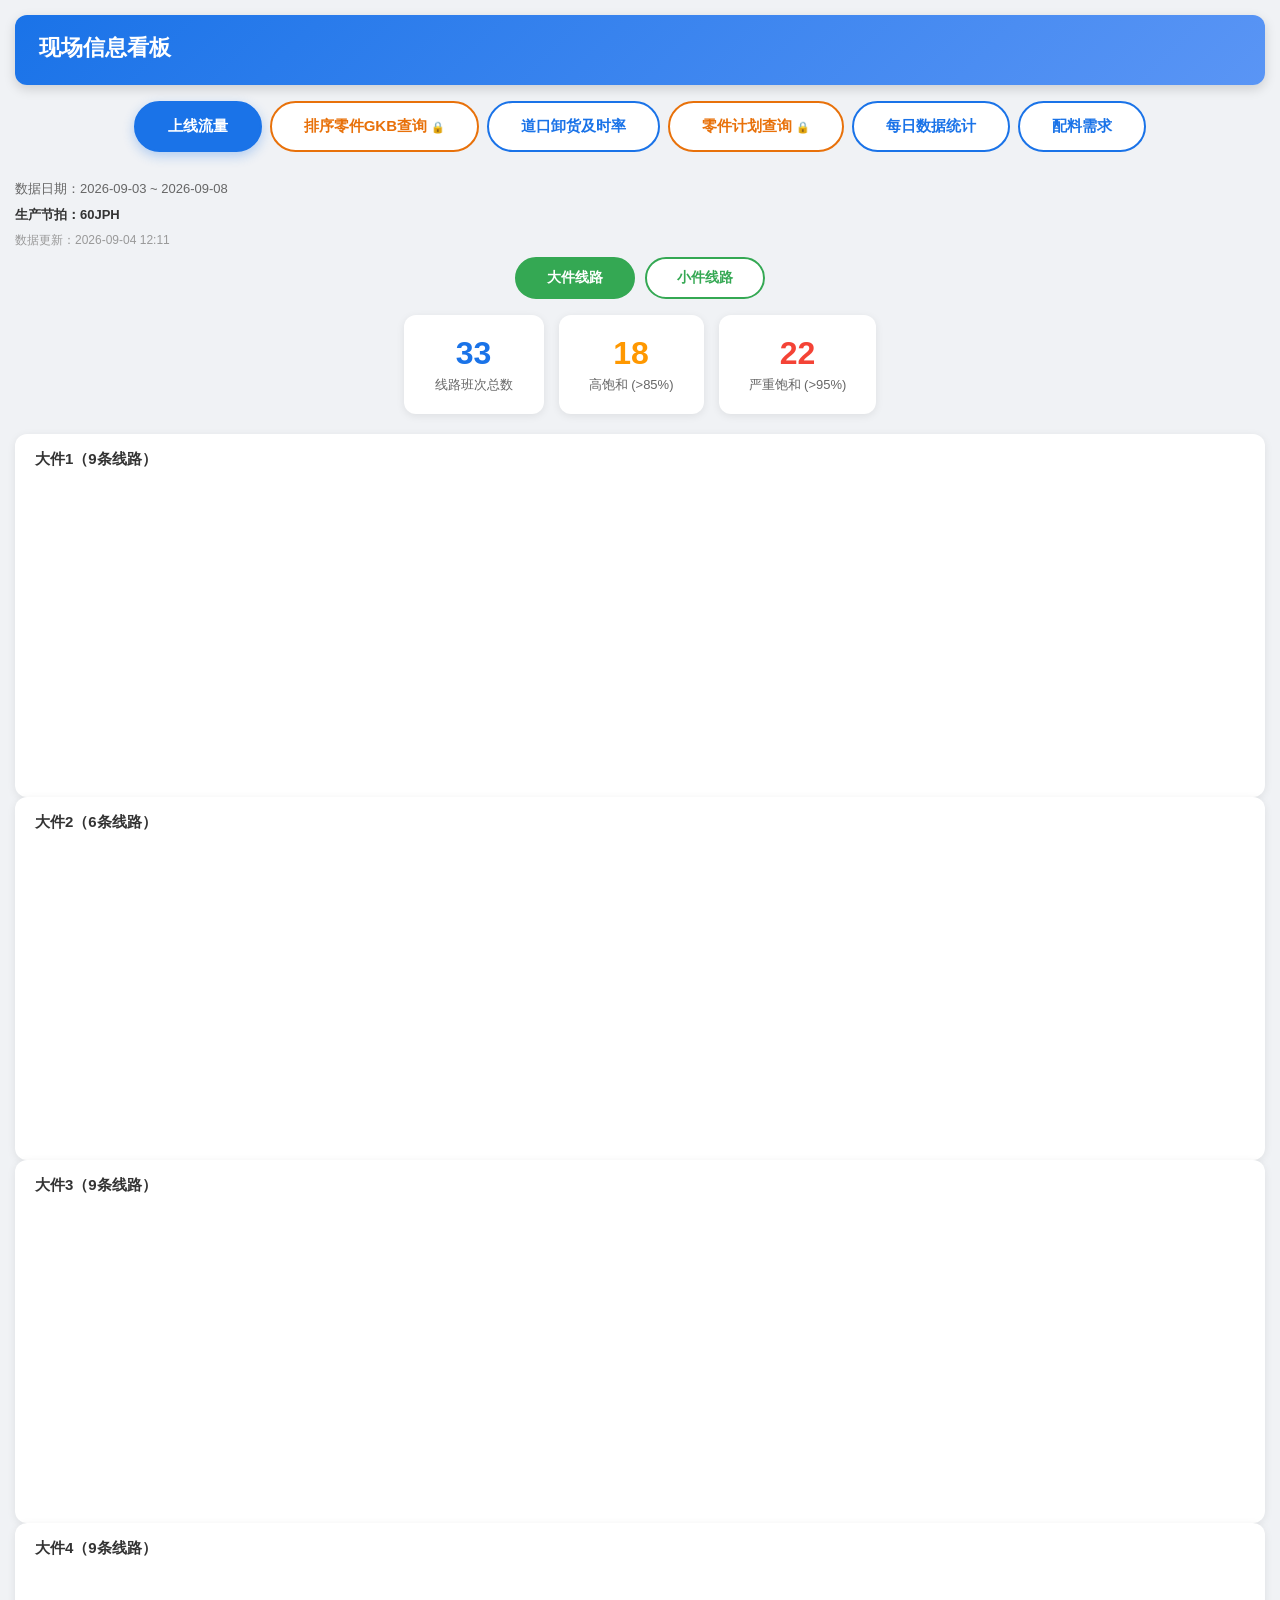
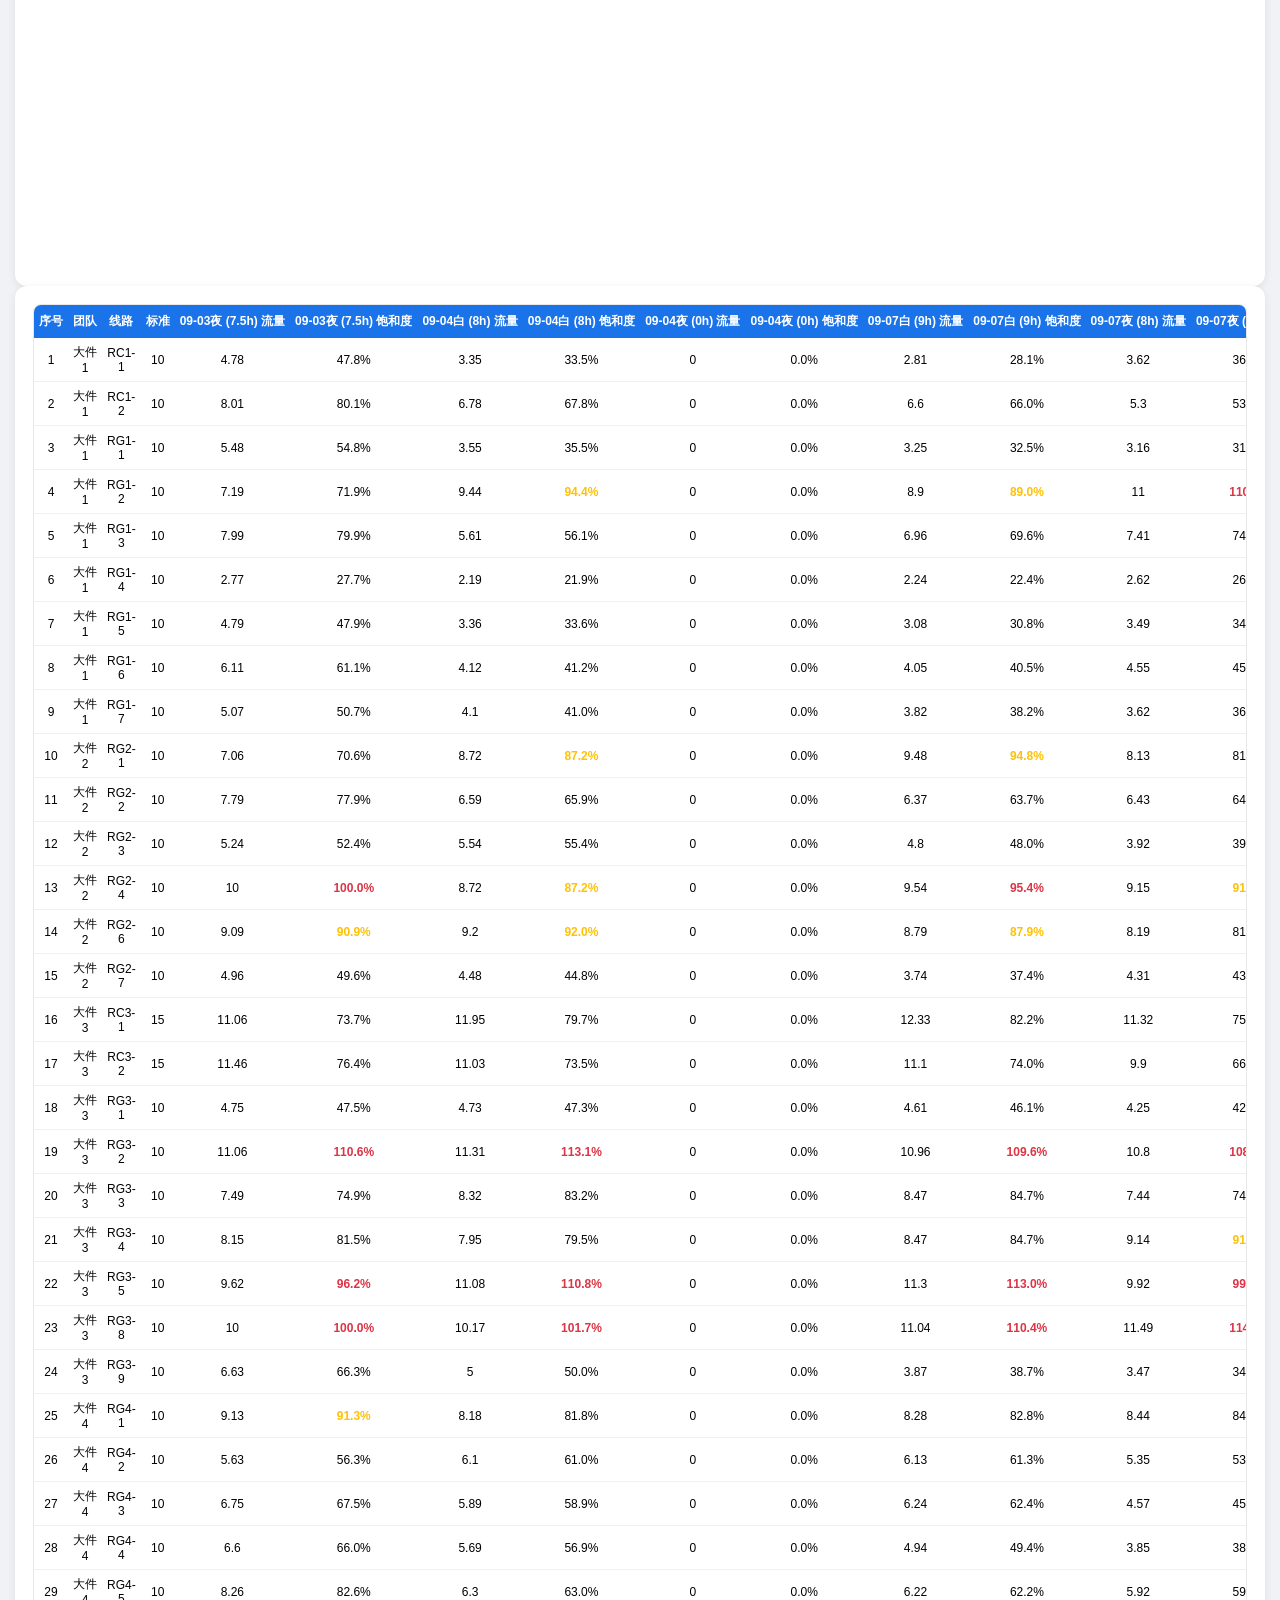
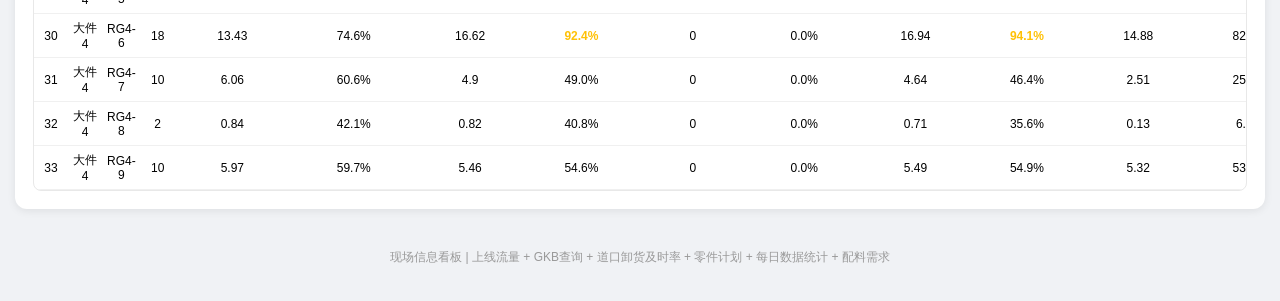
<file: index.html>
<!DOCTYPE html>
<html lang="zh-CN">
<head>
    <meta charset="UTF-8">
    <meta name="viewport" content="width=device-width, initial-scale=1.0">
    <meta http-equiv="Cache-Control" content="no-cache, no-store, must-revalidate">
    <meta http-equiv="Pragma" content="no-cache">
    <meta http-equiv="Expires" content="0">
    <title>现场信息看板</title>
    <script src="js/chart.umd.min.js"></script>
    <link rel="stylesheet" href="css/common.css?v=20260904">
</head>
<body>
    <div class="header">
        <h1>现场信息看板</h1>
    </div>

    <!-- 顶层 Tab 导航 -->
    <div class="main-tab-nav">
        <button class="main-tab-btn active" data-tab="flow" onclick="switchMainTab('flow')">上线流量</button>
        <button class="main-tab-btn" data-tab="part" onclick="switchMainTab('part')">排序零件GKB查询 <span style="font-size:11px;color:#999;">&#x1F512;</span></button>
        <button class="main-tab-btn" data-tab="daokou" onclick="switchMainTab('daokou')">道口卸货及时率</button>
        <button class="main-tab-btn" data-tab="plan" onclick="switchMainTab('plan')">零件计划查询 <span style="font-size:11px;color:#999;">&#x1F512;</span></button>
        <button class="main-tab-btn" data-tab="daily" onclick="switchMainTab('daily')">每日数据统计</button>
        <button class="main-tab-btn" data-tab="peiliao" onclick="switchMainTab('peiliao')">配料需求</button>
    </div>

    <!-- ========== Tab1：上线流量 ========== -->
        <div id="main-tab-flow" class="main-tab-content active">
            <!-- 数据日期信息（由生成脚本注入） -->
            <div id="flow-date-info" style="padding:8px 0;font-size:13px;color:#666;"></div>
            <div id="flow-takt-info" style="font-size:13px;color:#333;margin-bottom:8px;font-weight:bold;"></div>
            <div id="flow-update-time" style="font-size:12px;color:#999;margin-bottom:8px;"></div>

        <!-- 流量子 Tab -->
        <div class="flow-subtab-nav">
            <button class="flow-subtab-btn active" data-subtab="big" onclick="switchFlowSubTab('big')">大件线路</button>
            <button class="flow-subtab-btn" data-subtab="small" onclick="switchFlowSubTab('small')">小件线路</button>
        </div>

        <!-- 统计卡片（由JS渲染） -->
        <div class="stats-row" id="flow-stats" style="display:none;">
            <div class="stat-card stat-total">
                <div class="stat-value" id="flow-total">--</div>
                <div class="stat-label">线路班次总数</div>
            </div>
            <div class="stat-card stat-high">
                <div class="stat-value" id="flow-high">--</div>
                <div class="stat-label">高饱和 (&gt;85%)</div>
            </div>
            <div class="stat-card stat-severe">
                <div class="stat-value" id="flow-severe">--</div>
                <div class="stat-label">严重饱和 (&gt;95%)</div>
            </div>
        </div>
        <div class="empty-state" id="flow-empty">暂无上线流量数据</div>

        <!-- 图表区域（由JS动态渲染 canvas） -->
        <div id="flow-charts-big" class="flow-subtab active"></div>
        <div id="flow-charts-small" class="flow-subtab"></div>

        <!-- 数据表格（由JS动态渲染） -->
        <div id="flow-table-big" class="sheet-section" style="display:none;"></div>
        <div id="flow-table-small" class="sheet-section" style="display:none;"></div>
    </div>

    <!-- ========== Tab2：排序零件GKB查询 ========== -->
    <div id="main-tab-part" class="main-tab-content">
        <div id="part-update-time" style="font-size:12px;color:#999;margin-bottom:8px;"></div>
        <div class="search-bar">
            <div class="search-input-wrapper">
                <input type="text" id="part-search-input" placeholder="输入零件编码 / 名称 / GKB 进行搜索...">
                <span class="search-icon">&#128269;</span>
            </div>
            <div class="search-stats">
                共 <strong id="part-total-count">0</strong> 条，
                显示 <strong id="part-visible-count">0</strong> 条
            </div>
        </div>
        <div class="part-table-container" id="part-container">
            <div class="part-table-header">
                <h2>排序零件 GKB 查询结果</h2>
                <span class="data-badge" id="part-source-badge"></span>
            </div>
            <div class="part-table-wrapper">
                <table class="part-table">
                    <thead>
                        <tr>
                            <th style="width:50px;">#</th>
                            <th style="width:140px;">零件编码</th>
                            <th>零件名称</th>
                            <th style="width:100px;">GKB</th>
                        </tr>
                    </thead>
                    <tbody id="part-tbody"></tbody>
                </table>
            </div>
        </div>
    </div>

    <!-- ========== Tab3：道口卸货及时率 ========== -->
    <div id="main-tab-daokou" class="main-tab-content">
        <div id="daokou-update-time" style="font-size:12px;color:#999;margin-bottom:8px;"></div>
        <!-- KPI 卡片 -->
        <div class="stats-row" id="daokou-kpi" style="display:none;">
            <div class="stat-card stat-info">
                <div class="stat-value" id="dk-pass-rate">--</div>
                <div class="stat-label">当月合格率</div>
            </div>
            <div class="stat-card stat-total">
                <div class="stat-value" id="dk-total">--</div>
                <div class="stat-label">当月总车次</div>
            </div>
            <div class="stat-card stat-severe">
                <div class="stat-value" id="dk-timeout">--</div>
                <div class="stat-label">当月超时车次</div>
            </div>
            <div class="stat-card" style="border-color:#34a853;">
                <div class="stat-value" id="dk-delta" style="color:#34a853;">--</div>
                <div class="stat-label">较上月变化</div>
            </div>
        </div>
        <div class="empty-state" id="daokou-empty">暂无道口卸货及时率数据<br>请先在工具中执行"提取道口数据"</div>

        <!-- 图表区域 -->
        <div class="chart-grid" id="daokou-charts" style="display:none;">
            <div class="chart-box">
                <h3>月度合格率趋势</h3>
                <div class="chart-container" style="height:300px;"><canvas id="chart-dk-monthly"></canvas></div>
            </div>
            <div class="chart-box">
                <h3>周度合格率趋势</h3>
                <div class="chart-container" style="height:300px;"><canvas id="chart-dk-weekly"></canvas></div>
            </div>
            <div class="chart-box full">
                <h3>天级合格率（最近30天）</h3>
                <div class="chart-container" style="height:300px;"><canvas id="chart-dk-daily"></canvas></div>
            </div>
            <div class="chart-box">
                <h3>道口合格率排名（当月）</h3>
                <table class="rank-table" id="dk-berth-table">
                    <thead><tr><th>排名</th><th>道口</th><th>合格率</th><th>总车次</th></tr></thead>
                    <tbody></tbody>
                </table>
            </div>
            <div class="chart-box">
                <h3>班次合格率对比（当月）</h3>
                <div class="chart-container" style="height:300px;"><canvas id="chart-dk-shift"></canvas></div>
            </div>
        </div>
    </div>

    <!-- ========== Tab4：零件计划查询 ========== -->
    <div id="main-tab-plan" class="main-tab-content">
        <div id="plan-container"></div>
    </div>

    <!-- ========== Tab5：每日数据统计 ========== -->
    <div id="main-tab-daily" class="main-tab-content">
        <div id="daily-update-time" style="font-size:12px;color:#999;margin-bottom:8px;"></div>

        <!-- 4 个统计卡片 -->
        <div class="stats-row" id="daily-stats" style="display:none;">
            <div class="stat-card" style="border-color:#4285f4;">
                <div class="stat-value" id="daily-incoming" style="color:#4285f4;">--</div>
                <div class="stat-label">到货箱数</div>
            </div>
            <div class="stat-card" style="border-color:#34a853;">
                <div class="stat-value" id="daily-shelving" style="color:#34a853;">--</div>
                <div class="stat-label">上架箱数</div>
            </div>
            <div class="stat-card" style="border-color:#fbbc04;">
                <div class="stat-value" id="daily-picking" style="color:#fbbc04;">--</div>
                <div class="stat-label">拣货数量</div>
            </div>
            <div class="stat-card" style="border-color:#ea4335;">
                <div class="stat-value" id="daily-outgoing" style="color:#ea4335;">--</div>
                <div class="stat-label">出库箱数</div>
            </div>
        </div>
        <div class="empty-state" id="daily-empty">暂无每日数据统计<br>请先执行邮箱下载</div>

        <!-- 折线图 -->
        <div class="chart-box full" id="daily-chart-section" style="display:none;">
            <h3>最新14个班次趋势</h3>
            <div class="chart-container" style="height:350px;"><canvas id="chart-daily-trend"></canvas></div>
        </div>

        <!-- 数据表 -->
        <div class="sheet-section" id="daily-table-section" style="display:none;">
            <h2>每日数据统计明细（最新14个班次）</h2>
            <div class="table-container">
                <table class="data-table" id="daily-table">
                    <thead></thead>
                    <tbody></tbody>
                </table>
            </div>
        </div>
    </div>

    <!-- ========== Tab6：配料需求 ========== -->
    <div id="main-tab-peiliao" class="main-tab-content">
        <div id="peiliao-update-time" style="font-size:12px;color:#999;margin-bottom:8px;"></div>

        <!-- 配料区 / 班次 筛选按钮（由JS动态生成） -->
        <div id="peiliao-filterbar" class="pl-filterbar" style="display:none;"></div>

        <!-- 统计卡片 -->
        <div class="stats-row" id="peiliao-stats" style="display:none;">
            <div class="stat-card" style="border-color:#7b1fa2;">
                <div class="stat-value" id="peiliao-total-sps" style="color:#7b1fa2;">--</div>
                <div class="stat-label">SPS 合计</div>
            </div>
            <div class="stat-card" style="border-color:#00897b;">
                <div class="stat-value" id="peiliao-total-sort" style="color:#00897b;">--</div>
                <div class="stat-label">排序 合计</div>
            </div>
            <div class="stat-card" style="border-color:#e65100;">
                <div class="stat-value" id="peiliao-total-all" style="color:#e65100;">--</div>
                <div class="stat-label">合计</div>
            </div>
            <div class="stat-card stat-info">
                <div class="stat-value" id="peiliao-area-count">--</div>
                <div class="stat-label">配料区数量</div>
            </div>
            <div class="stat-card stat-info">
                <div class="stat-value" id="peiliao-station-count">--</div>
                <div class="stat-label">上线工位数</div>
            </div>
            <div class="stat-card stat-info">
                <div class="stat-value" id="peiliao-people-count">--</div>
                <div class="stat-label">总人数</div>
            </div>
            <div class="stat-card stat-total">
                <div class="stat-value" id="peiliao-renxiao-avg" style="color:#5e35b1;">--</div>
                <div class="stat-label">平均人效</div>
            </div>
            <div class="stat-card" style="border-color:#c62828;">
                <div class="stat-value" id="peiliao-hourly" style="color:#c62828;">--</div>
                <div class="stat-label" id="peiliao-hourly-label">每小时需求（个/小时）</div>
            </div>
        </div>

        <!-- 班次堆积柱状图 -->
        <div id="peiliao-chart-wrap" style="display:none;">
            <h3 class="pl-section-title" id="peiliao-chart-title">各配料区班次每小时需求（堆积）</h3>
            <div class="chart-container" style="height:380px;"><canvas id="chart-peiliao-shift"></canvas></div>
        </div>

        <!-- 搜索过滤 -->
        <div id="peiliao-filter-wrap" class="search-bar" style="display:none;margin:10px 0;">
            <div class="search-input-wrapper">
                <input type="text" id="peiliao-filter" placeholder="输入配料区或工位进行筛选...">
                <span class="search-icon">&#128269;</span>
            </div>
        </div>

        <div class="empty-state" id="peiliao-empty">暂无配料需求数据<br>请先执行配料管线生成配料需求汇总</div>

        <!-- 明细表（由JS动态渲染） -->
        <div id="peiliao-content"></div>
    </div>

    <div class="footer">
        <div>现场信息看板 | 上线流量 + GKB查询 + 道口卸货及时率 + 零件计划 + 每日数据统计 + 配料需求</div>
    </div>

    <!-- ===== 密码验证与加密模块（必须先加载） ===== -->
    <script src="data/password-config.js?v=20260707"></script>
    <script src="js/crypto-client.js?v=20260707"></script>
    <script src="js/password-gate.js?v=20260707"></script>

    <!-- ===== 数据加载（JS数据文件支持file://，线上则走fetch） ===== -->
    <script src="data/daily_stats_data.js?v=20260706"></script>
    <script src="data/peiliao_data.js?v=20260901"></script>
    <script>
        /**
         * 带解密支持的 fetch：检测响应内容是否为加密格式，自动解密
         */
        function fetchWithDecrypt(url) {
            return fetch(url + '?t=' + new Date().getTime())
                .then(function(r) { return r.arrayBuffer(); })
                .then(function(buffer) {
                    // 判断是否加密
                    if (CryptoClient.isEncrypted(buffer)) {
                        var password = CryptoClient.getPassword();
                        if (!password) {
                            throw new Error('密码不存在，请刷新页面重新登录');
                        }
                        return CryptoClient.decryptData(buffer, password).then(function(plaintext) {
                            var decoder = new TextDecoder();
                            return JSON.parse(decoder.decode(plaintext));
                        });
                    } else {
                        // 未加密 → 直接解析 JSON
                        var decoder = new TextDecoder();
                        return JSON.parse(decoder.decode(buffer));
                    }
                });
        }

        // 数据加载器：每个 Tab 第一次激活时 fetch 对应 JSON
        var dataLoader = {
            flowLoaded: false,
            partLoaded: false,
            daokouLoaded: false,
            planLoaded: false,
            dailyLoaded: false,
            peiliaoLoaded: false,

            loadFlowData: function() {
                var self = this;
                if (self.flowLoaded && window.LINE_DATA) {
                    return Promise.resolve(window.LINE_DATA);
                }
                return fetch('data/line_data_v12.json?t=' + new Date().getTime())
                    .then(function(r) { return r.json(); })
                    .then(function(data) {
                        window.LINE_DATA = data;
                        self.flowLoaded = true;
                        // 更新时间
                        var el = document.getElementById('flow-update-time');
                        if (el && data.update_time) {
                            el.innerHTML = '数据更新：' + data.update_time;
                        }
                        var el2 = document.getElementById('flow-date-info');
                        if (el2 && data.date_range) {
                            el2.innerHTML = '数据日期：' + data.date_range;
                        }
                        return data;
                    })
                    .catch(function() {
                        window.LINE_DATA = null;
                        return null;
                    });
            },

            loadPartData: function() {
                var self = this;
                if (self.partLoaded && window.PART_DATA) {
                    return Promise.resolve(window.PART_DATA);
                }
                // 需要密码认证
                return new Promise(function(resolve) {
                    PasswordGate.requireAuth(function() {
                        resolve(fetchWithDecrypt('data/part_sort_data.json'));
                    });
                }).then(function(data) {
                    window.PART_DATA = data;
                    self.partLoaded = true;
                    var el = document.getElementById('part-update-time');
                    if (el && data.generated_at) {
                        el.innerHTML = '数据更新：' + data.generated_at;
                    }
                    return data;
                }).catch(function() {
                    window.PART_DATA = null;
                    return null;
                });
            },

            loadDaokouData: function() {
                var self = this;
                if (self.daokouLoaded && window.DAOKOU_DATA) {
                    return Promise.resolve(window.DAOKOU_DATA);
                }
                return fetch('data/daokou_data.json?t=' + new Date().getTime())
                    .then(function(r) { return r.json(); })
                    .then(function(data) {
                        window.DAOKOU_DATA = data;
                        self.daokouLoaded = true;
                        var el = document.getElementById('daokou-update-time');
                        if (el && data.generated_at) {
                            el.innerHTML = '数据更新：' + data.generated_at;
                        }
                        return data;
                    })
                    .catch(function() {
                        window.DAOKOU_DATA = null;
                        return null;
                    });
            },

            loadPlanData: function() {
                var self = this;
                if (self.planLoaded && window.PLAN_DATA) {
                    return Promise.resolve(window.PLAN_DATA);
                }
                // 需要密码认证
                return new Promise(function(resolve) {
                    PasswordGate.requireAuth(function() {
                        resolve(fetchWithDecrypt('data/part_plan_data.json'));
                    });
                }).then(function(data) {
                    window.PLAN_DATA = data;
                    self.planLoaded = true;
                    var el = document.getElementById('plan-update-time');
                    if (el && data.generated_at) {
                        el.innerHTML = '数据更新：' + data.generated_at;
                    }
                    return data;
                }).catch(function() {
                    window.PLAN_DATA = null;
                    return null;
                });
            },

            loadDailyData: function() {
                var self = this;
                if (self.dailyLoaded && window.DAILY_STATS) {
                    return Promise.resolve(window.DAILY_STATS);
                }
                // 优先使用 JS 文件写入的全局变量（支持 file:// 协议双击打开）
                if (typeof DAILY_STATS_INLINE !== 'undefined') {
                    window.DAILY_STATS = DAILY_STATS_INLINE;
                    self.dailyLoaded = true;
                    var el = document.getElementById('daily-update-time');
                    if (el && window.DAILY_STATS.generated_at) {
                        el.innerHTML = '数据更新：' + window.DAILY_STATS.generated_at;
                    }
                    return Promise.resolve(window.DAILY_STATS);
                }
                return fetch('data/daily_stats_data.json?t=' + new Date().getTime())
                    .then(function(r) { return r.json(); })
                    .then(function(data) {
                        window.DAILY_STATS = data;
                        self.dailyLoaded = true;
                        var el = document.getElementById('daily-update-time');
                        if (el && data.generated_at) {
                            el.innerHTML = '数据更新：' + data.generated_at;
                        }
                        return data;
                    })
                    .catch(function() {
                        window.DAILY_STATS = null;
                        return null;
                    });
            },

            loadPeiliaoData: function() {
                var self = this;
                // 内联JS已加载（支持 file:// 双击打开）或之前已加载过
                if (window.PEILIAO_DATA) {
                    self.peiliaoLoaded = true;
                    return Promise.resolve(window.PEILIAO_DATA);
                }
                return fetch('data/peiliao_data.json?t=' + new Date().getTime())
                    .then(function(r) { return r.json(); })
                    .then(function(data) {
                        window.PEILIAO_DATA = data;
                        self.peiliaoLoaded = true;
                        var el = document.getElementById('peiliao-update-time');
                        if (el) el.innerHTML = '数据来源：配料需求汇总（本地生成）';
                        return data;
                    })
                    .catch(function() {
                        window.PEILIAO_DATA = null;
                        return null;
                    });
            }
        };
    </script>

    <!-- ===== 模块化 JS 加载（依赖上面的全局变量） ===== -->
    <script src="js/common.js?v=20260706"></script>
    <script src="js/tab-flow.js?v=20260901"></script>
    <script src="js/tab-gkb.js?v=20260710"></script>
    <script src="js/tab-daokou.js?v=20260706"></script>
    <script src="js/tab-plan.js?v=20260710"></script>
    <script src="js/tab-daily.js?v=20260706"></script>
    <script src="js/tab-peiliao.js?v=20260901"></script>

    <!-- 页面加载后自动初始化默认 Tab（触发 fetch 数据） -->
    <script>
        document.addEventListener('DOMContentLoaded', function() {
            // 默认激活上线流量 Tab 并加载数据
            switchMainTab('flow');
        });
    </script>
</body>
</html>
</file>
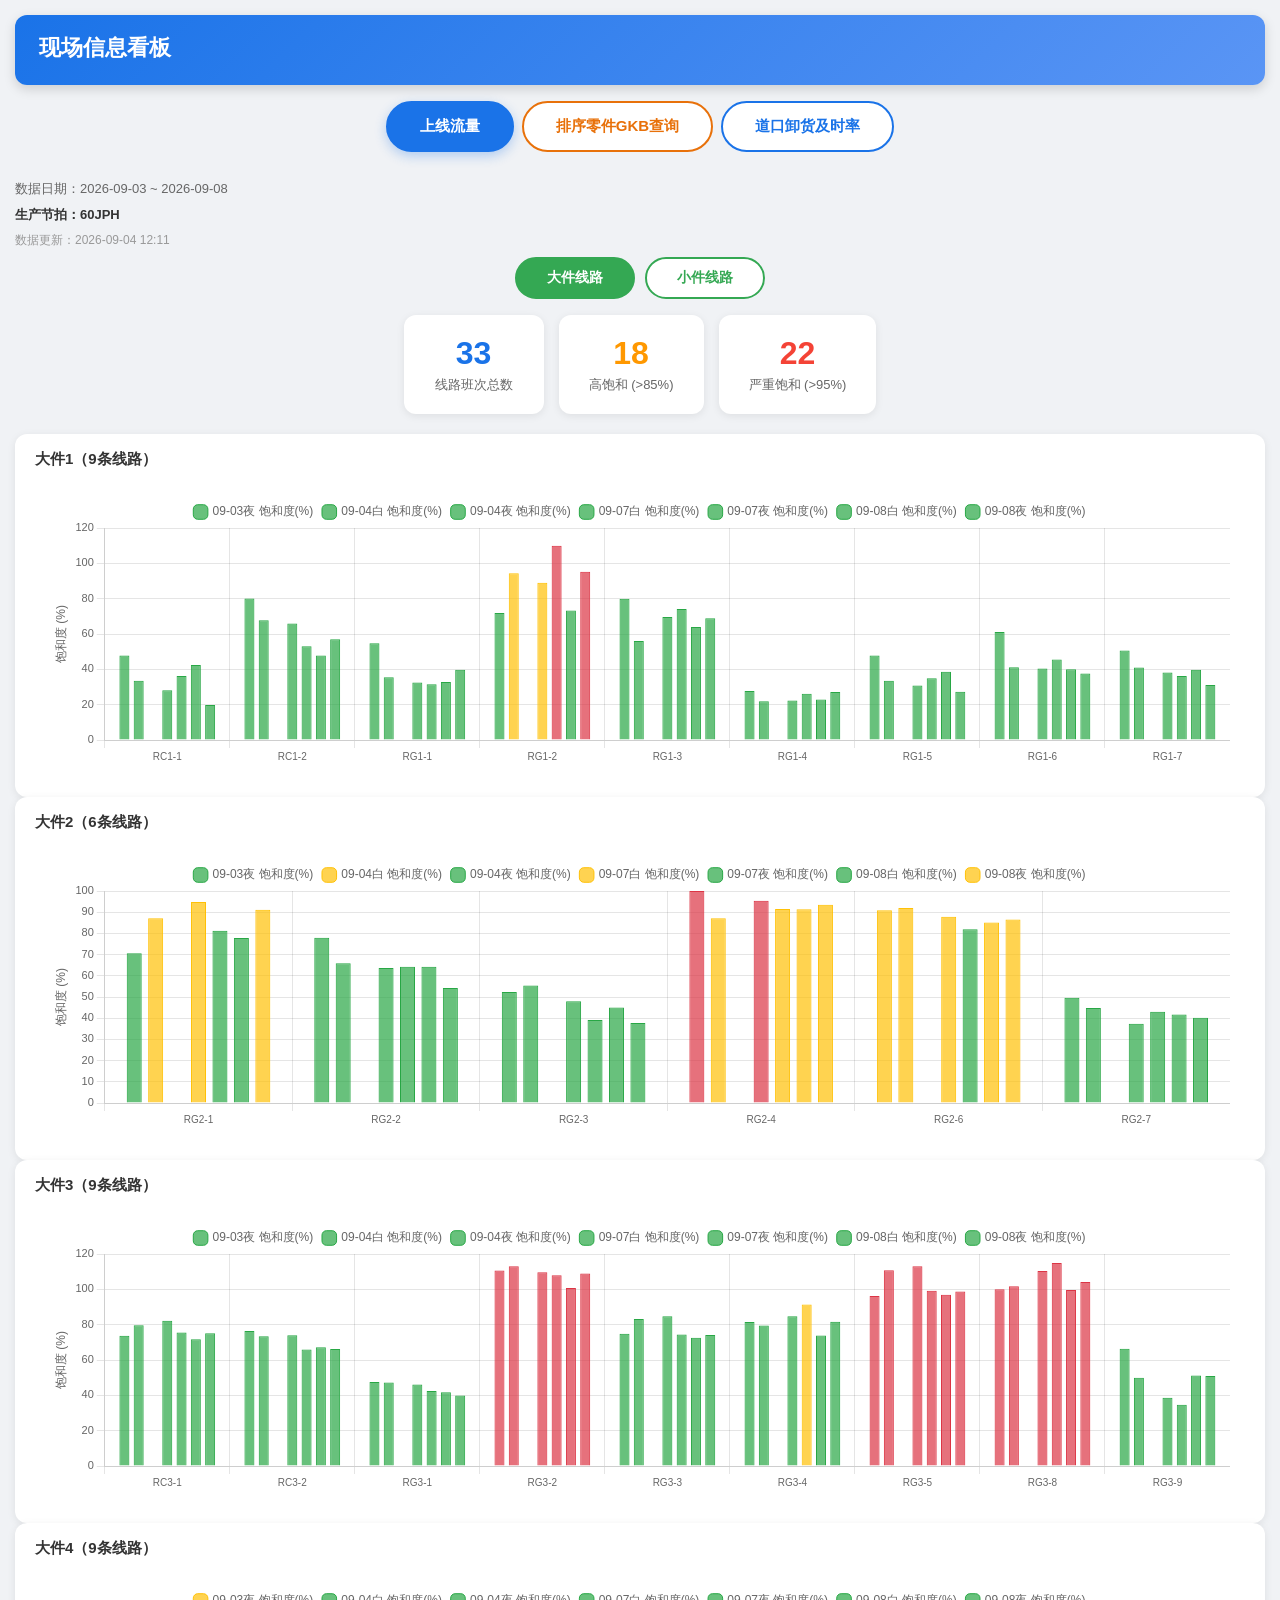
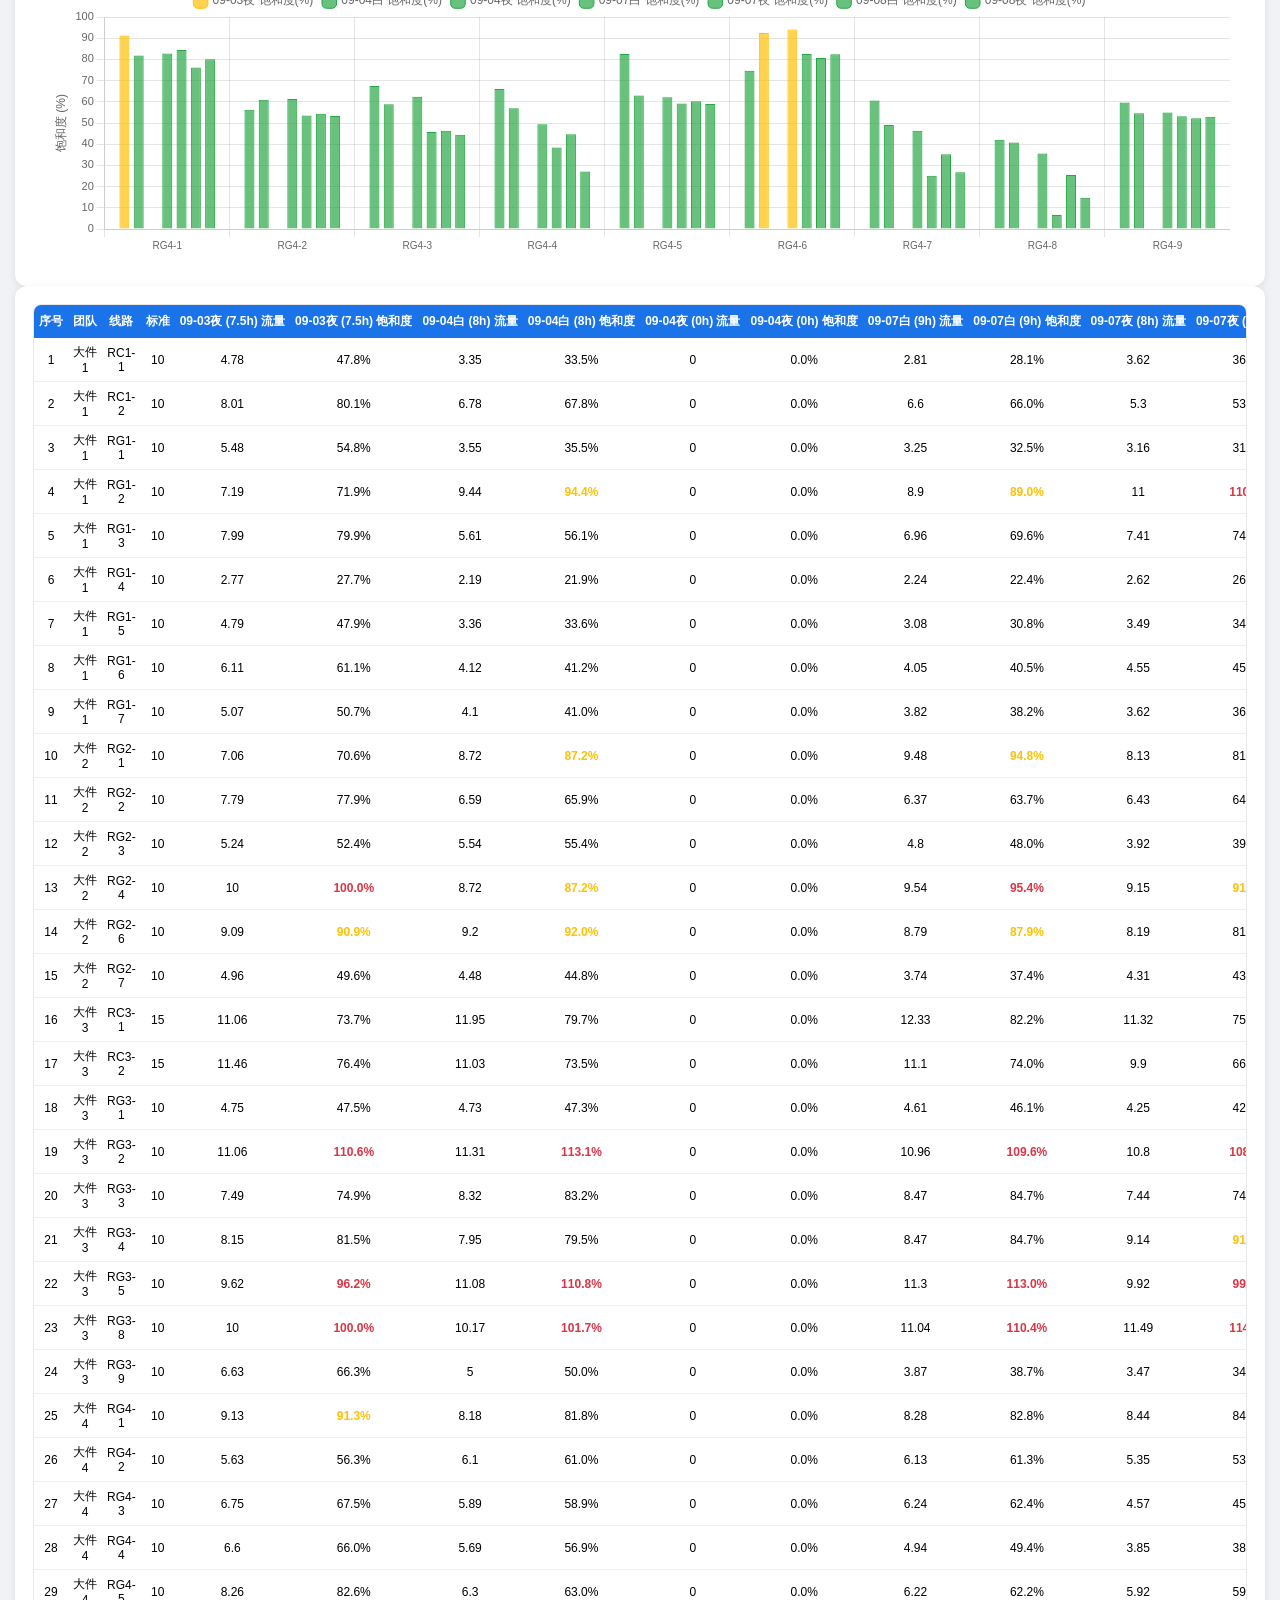
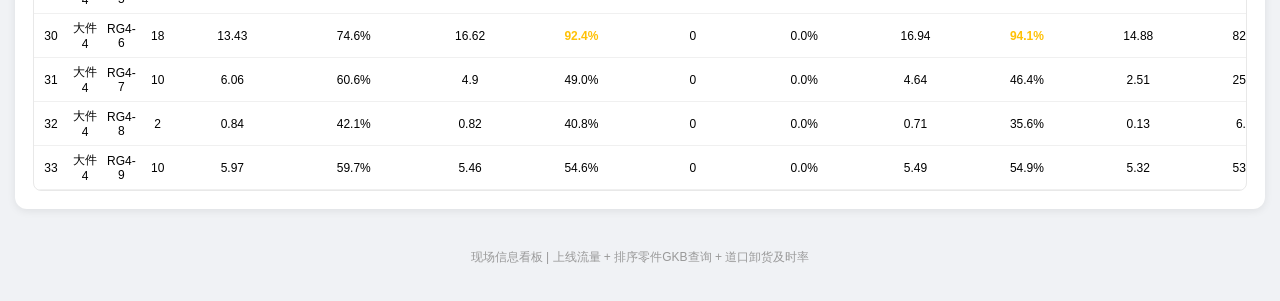
<file: index_v11.html>
<!DOCTYPE html>
<html lang="zh-CN">
<head>
    <meta charset="UTF-8">
    <meta name="viewport" content="width=device-width, initial-scale=1.0">
    <meta http-equiv="Cache-Control" content="no-cache, no-store, must-revalidate">
    <meta http-equiv="Pragma" content="no-cache">
    <meta http-equiv="Expires" content="0">
    <title>现场信息看板</title>
    <script src="js/chart.umd.min.js"></script>
    <link rel="stylesheet" href="css/common.css">
</head>
<body>
    <div class="header">
        <h1>现场信息看板</h1>
    </div>

    <!-- 顶层 Tab 导航 -->
    <div class="main-tab-nav">
        <button class="main-tab-btn active" data-tab="flow" onclick="switchMainTab('flow')">上线流量</button>
        <button class="main-tab-btn" data-tab="part" onclick="switchMainTab('part')">排序零件GKB查询</button>
        <button class="main-tab-btn" data-tab="daokou" onclick="switchMainTab('daokou')">道口卸货及时率</button>
    </div>

    <!-- ========== Tab1：上线流量 ========== -->
        <div id="main-tab-flow" class="main-tab-content active">
            <!-- 数据日期信息（由生成脚本注入） -->
            <div id="flow-date-info" style="padding:8px 0;font-size:13px;color:#666;"></div>
            <div id="flow-takt-info" style="font-size:13px;color:#333;margin-bottom:8px;font-weight:bold;"></div>
            <div id="flow-update-time" style="font-size:12px;color:#999;margin-bottom:8px;"></div>

        <!-- 流量子 Tab -->
        <div class="flow-subtab-nav">
            <button class="flow-subtab-btn active" data-subtab="big" onclick="switchFlowSubTab('big')">大件线路</button>
            <button class="flow-subtab-btn" data-subtab="small" onclick="switchFlowSubTab('small')">小件线路</button>
        </div>

        <!-- 统计卡片（由JS渲染） -->
        <div class="stats-row" id="flow-stats" style="display:none;">
            <div class="stat-card stat-total">
                <div class="stat-value" id="flow-total">--</div>
                <div class="stat-label">线路班次总数</div>
            </div>
            <div class="stat-card stat-high">
                <div class="stat-value" id="flow-high">--</div>
                <div class="stat-label">高饱和 (&gt;85%)</div>
            </div>
            <div class="stat-card stat-severe">
                <div class="stat-value" id="flow-severe">--</div>
                <div class="stat-label">严重饱和 (&gt;95%)</div>
            </div>
        </div>
        <div class="empty-state" id="flow-empty">暂无上线流量数据</div>

        <!-- 图表区域（由JS动态渲染 canvas） -->
        <div id="flow-charts-big" class="flow-subtab active"></div>
        <div id="flow-charts-small" class="flow-subtab"></div>

        <!-- 数据表格（由JS动态渲染） -->
        <div id="flow-table-big" class="sheet-section" style="display:none;"></div>
        <div id="flow-table-small" class="sheet-section" style="display:none;"></div>
    </div>

    <!-- ========== Tab2：排序零件GKB查询 ========== -->
    <div id="main-tab-part" class="main-tab-content">
        <div id="part-update-time" style="font-size:12px;color:#999;margin-bottom:8px;"></div>
        <div class="search-bar">
            <div class="search-input-wrapper">
                <input type="text" id="part-search-input" placeholder="输入零件编码 / 名称 / GKB 进行搜索...">
                <span class="search-icon">&#128269;</span>
            </div>
            <div class="search-stats">
                共 <strong id="part-total-count">0</strong> 条，
                显示 <strong id="part-visible-count">0</strong> 条
            </div>
        </div>
        <div class="part-table-container" id="part-container">
            <div class="part-table-header">
                <h2>排序零件 GKB 查询结果</h2>
                <span class="data-badge" id="part-source-badge"></span>
            </div>
            <div class="part-table-wrapper">
                <table class="part-table">
                    <thead>
                        <tr>
                            <th style="width:50px;">#</th>
                            <th style="width:140px;">零件编码</th>
                            <th>零件名称</th>
                            <th style="width:100px;">GKB</th>
                        </tr>
                    </thead>
                    <tbody id="part-tbody"></tbody>
                </table>
            </div>
        </div>
    </div>

    <!-- ========== Tab3：道口卸货及时率 ========== -->
    <div id="main-tab-daokou" class="main-tab-content">
        <div id="daokou-update-time" style="font-size:12px;color:#999;margin-bottom:8px;"></div>
        <!-- KPI 卡片 -->
        <div class="stats-row" id="daokou-kpi" style="display:none;">
            <div class="stat-card stat-info">
                <div class="stat-value" id="dk-pass-rate">--</div>
                <div class="stat-label">当月合格率</div>
            </div>
            <div class="stat-card stat-total">
                <div class="stat-value" id="dk-total">--</div>
                <div class="stat-label">当月总车次</div>
            </div>
            <div class="stat-card stat-severe">
                <div class="stat-value" id="dk-timeout">--</div>
                <div class="stat-label">当月超时车次</div>
            </div>
            <div class="stat-card" style="border-color:#34a853;">
                <div class="stat-value" id="dk-delta" style="color:#34a853;">--</div>
                <div class="stat-label">较上月变化</div>
            </div>
        </div>
        <div class="empty-state" id="daokou-empty">暂无道口卸货及时率数据<br>请先在工具中执行"提取道口数据"</div>

        <!-- 图表区域 -->
        <div class="chart-grid" id="daokou-charts" style="display:none;">
            <div class="chart-box">
                <h3>月度合格率趋势</h3>
                <div class="chart-container" style="height:300px;"><canvas id="chart-dk-monthly"></canvas></div>
            </div>
            <div class="chart-box">
                <h3>周度合格率趋势</h3>
                <div class="chart-container" style="height:300px;"><canvas id="chart-dk-weekly"></canvas></div>
            </div>
            <div class="chart-box full">
                <h3>天级合格率（最近30天）</h3>
                <div class="chart-container" style="height:300px;"><canvas id="chart-dk-daily"></canvas></div>
            </div>
            <div class="chart-box">
                <h3>道口合格率排名（当月）</h3>
                <table class="rank-table" id="dk-berth-table">
                    <thead><tr><th>排名</th><th>道口</th><th>合格率</th><th>总车次</th></tr></thead>
                    <tbody></tbody>
                </table>
            </div>
            <div class="chart-box">
                <h3>班次合格率对比（当月）</h3>
                <div class="chart-container" style="height:300px;"><canvas id="chart-dk-shift"></canvas></div>
            </div>
        </div>
    </div>

    <div class="footer">
        <div>现场信息看板 | 上线流量 + 排序零件GKB查询 + 道口卸货及时率</div>
    </div>

    <!-- ===== 数据加载（按需 fetch，不打包数据） ===== -->
    <script>
        // 数据加载器：每个 Tab 第一次激活时 fetch 对应 JSON
        var dataLoader = {
            flowLoaded: false,
            partLoaded: false,
            daokouLoaded: false,

            loadFlowData: function() {
                var self = this;
                if (self.flowLoaded && window.LINE_DATA) {
                    return Promise.resolve(window.LINE_DATA);
                }
                return fetch('data/line_data_v12.json?t=' + new Date().getTime())
                    .then(function(r) { return r.json(); })
                    .then(function(data) {
                        window.LINE_DATA = data;
                        self.flowLoaded = true;
                        // 更新时间
                        var el = document.getElementById('flow-update-time');
                        if (el && data.update_time) {
                            el.innerHTML = '数据更新：' + data.update_time;
                        }
                        var el2 = document.getElementById('flow-date-info');
                        if (el2 && data.date_range) {
                            el2.innerHTML = '数据日期：' + data.date_range;
                        }
                        return data;
                    })
                    .catch(function() {
                        window.LINE_DATA = null;
                        return null;
                    });
            },

            loadPartData: function() {
                var self = this;
                if (self.partLoaded && window.PART_DATA) {
                    return Promise.resolve(window.PART_DATA);
                }
                return fetch('data/part_sort_data.json?t=' + new Date().getTime())
                    .then(function(r) { return r.json(); })
                    .then(function(data) {
                        window.PART_DATA = data;
                        self.partLoaded = true;
                        var el = document.getElementById('part-update-time');
                        if (el && data.generated_at) {
                            el.innerHTML = '数据更新：' + data.generated_at;
                        }
                        return data;
                    })
                    .catch(function() {
                        window.PART_DATA = null;
                        return null;
                    });
            },

            loadDaokouData: function() {
                var self = this;
                if (self.daokouLoaded && window.DAOKOU_DATA) {
                    return Promise.resolve(window.DAOKOU_DATA);
                }
                return fetch('data/daokou_data.json?t=' + new Date().getTime())
                    .then(function(r) { return r.json(); })
                    .then(function(data) {
                        window.DAOKOU_DATA = data;
                        self.daokouLoaded = true;
                        var el = document.getElementById('daokou-update-time');
                        if (el && data.generated_at) {
                            el.innerHTML = '数据更新：' + data.generated_at;
                        }
                        return data;
                    })
                    .catch(function() {
                        window.DAOKOU_DATA = null;
                        return null;
                    });
            }
        };
    </script>

    <!-- ===== 模块化 JS 加载（依赖上面的全局变量） ===== -->
    <script src="js/common.js"></script>
    <script src="js/tab-flow.js"></script>
    <script src="js/tab-gkb.js"></script>
    <script src="js/tab-daokou.js"></script>

    <!-- 页面加载后自动初始化默认 Tab（触发 fetch 数据） -->
    <script>
        document.addEventListener('DOMContentLoaded', function() {
            // 默认激活上线流量 Tab 并加载数据
            switchMainTab('flow');
        });
    </script>
</body>
</html>
</file>
<file: css/common.css>
/* ===== 现场信息看板 - 公共样式 ===== */

* { margin:0; padding:0; box-sizing: border-box; }

body {
    font-family: "Microsoft YaHei", "SimHei", sans-serif;
    background: #f0f2f5;
    padding: 15px;
    max-width: 1600px;
    margin: 0 auto;
}

/* === 头部 === */
.header {
    background: linear-gradient(135deg, #1a73e8 0%, #5a95f5 100%);
    color: white;
    padding: 18px 24px;
    border-radius: 12px;
    margin-bottom: 16px;
    box-shadow: 0 4px 12px rgba(0,0,0,0.15);
}
.header h1 { font-size: 22px; margin-bottom: 4px; }
.header p { font-size: 13px; opacity: 0.9; }

/* === 顶层 Tab === */
.main-tab-nav {
    display: flex;
    gap: 8px;
    margin-bottom: 20px;
    justify-content: center;
    flex-wrap: wrap;
}
.main-tab-btn {
    padding: 14px 32px;
    border: 2px solid #1a73e8;
    background: white;
    color: #1a73e8;
    border-radius: 30px;
    font-size: 15px;
    font-weight: 600;
    cursor: pointer;
    transition: all 0.3s;
}
.main-tab-btn.active {
    background: #1a73e8;
    color: white;
    box-shadow: 0 4px 12px rgba(26,115,232,0.3);
}
.main-tab-btn:hover:not(.active) { background: #e8f0fe; }
.main-tab-btn[data-tab="audit"].active {
    background: #e8710a;
    color: white;
    box-shadow: 0 4px 12px rgba(232,113,10,0.3);
}
.main-tab-btn[data-tab="audit"]:hover:not(.active) { background: #fff3e0; }
.main-tab-btn[data-tab="part"]:not(.active) { color: #e8710a; border-color: #e8710a; }
.main-tab-btn[data-tab="part"]:hover:not(.active) { background: #fff3e0; }
.main-tab-btn[data-tab="plan"]:not(.active) { color: #e8710a; border-color: #e8710a; }
.main-tab-btn[data-tab="plan"]:hover:not(.active) { background: #fff3e0; }
.main-tab-btn[data-tab="part"].active { background: #e8710a; color: white; box-shadow: 0 4px 12px rgba(232,113,10,0.3); }
.main-tab-btn[data-tab="plan"].active { background: #e8710a; color: white; box-shadow: 0 4px 12px rgba(232,113,10,0.3); }
.main-tab-content { display: none; }
.main-tab-content.active { display: block; }

/* === 流量子 Tab === */
.flow-subtab-nav {
    display: flex;
    gap: 10px;
    margin-bottom: 16px;
    justify-content: center;
}
.flow-subtab-btn {
    padding: 10px 30px;
    border: 2px solid #34a853;
    background: white;
    color: #34a853;
    border-radius: 25px;
    font-size: 14px;
    font-weight: 600;
    cursor: pointer;
    transition: all 0.3s;
}
.flow-subtab-btn.active { background: #34a853; color: white; }
.flow-subtab-btn:hover:not(.active) { background: #e6f4ea; }
.flow-subtab { display: none; }
.flow-subtab.active { display: block; }

/* === 统计卡片 === */
.stats-row {
    display: flex;
    gap: 15px;
    margin-bottom: 20px;
    flex-wrap: wrap;
    justify-content: center;
}
.stat-card {
    background: white;
    border-radius: 12px;
    padding: 20px 30px;
    text-align: center;
    box-shadow: 0 2px 8px rgba(0,0,0,0.08);
    min-width: 140px;
}
.stat-value { font-size: 32px; font-weight: 700; margin-bottom: 4px; }
.stat-label { font-size: 13px; color: #666; }
.stat-total .stat-value { color: #1a73e8; }
.stat-high .stat-value { color: #ff9800; }
.stat-severe .stat-value { color: #f44336; }
.stat-info .stat-value { color: #34a853; }
.stat-warn .stat-value { color: #ff9800; }

/* === 图例 === */
.legend {
    display: flex;
    gap: 20px;
    margin: 15px 0;
    padding: 12px;
    background: white;
    border-radius: 8px;
    justify-content: center;
    flex-wrap: wrap;
    box-shadow: 0 2px 8px rgba(0,0,0,0.08);
}
.legend-item { display: flex; align-items: center; gap: 6px; font-size: 13px; }
.legend-box { width: 16px; height: 16px; border-radius: 3px; }

/* === 图表 === */
.chart-section {
    background: white;
    border-radius: 12px;
    margin-bottom: 15px;
    box-shadow: 0 2px 8px rgba(0,0,0,0.08);
    overflow: hidden;
}
.chart-header {
    background: #f8f9fa;
    padding: 12px 18px;
    border-bottom: 1px solid #eee;
    font-size: 15px;
    font-weight: 600;
    color: #333;
}
.chart-container { padding: 15px; height: 380px; position: relative; }

.chart-grid {
    display: grid;
    grid-template-columns: 1fr 1fr;
    gap: 16px;
    margin-bottom: 20px;
}
.chart-box {
    background: white;
    border-radius: 12px;
    padding: 16px 20px;
    box-shadow: 0 2px 8px rgba(0,0,0,0.08);
}
.chart-box h3 { font-size: 15px; color: #333; margin-bottom: 12px; }
.chart-box.full { grid-column: 1 / -1; }

/* === 流量表格 === */
.sheet-section {
    background: white;
    border-radius: 12px;
    padding: 18px;
    margin-bottom: 20px;
    box-shadow: 0 2px 8px rgba(0,0,0,0.08);
}
.sheet-section h2 {
    font-size: 18px;
    color: #1a73e8;
    margin-bottom: 12px;
    padding-bottom: 8px;
    border-bottom: 3px solid #1a73e8;
}
.table-container {
    overflow-x: auto;
    border-radius: 8px;
    border: 1px solid #e8e8e8;
}
.data-table { width: 100%; border-collapse: collapse; font-size: 12px; }
.data-table th {
    background: #1a73e8;
    color: white;
    padding: 8px 5px;
    text-align: center;
    white-space: nowrap;
    font-weight: 600;
}
.data-table th[colspan] { border-bottom: 1px solid rgba(255,255,255,0.3); }
.data-table .sub-header th { background: #5a95f5; font-size: 11px; padding: 6px 5px; }
.data-table td { padding: 6px 5px; text-align: center; border-bottom: 1px solid #f0f0f0; }
.data-table tbody tr:hover { background: #f8f9ff; }
.team-cell { background: #e8f0fe; font-weight: bold; color: #1a73e8; vertical-align: middle; font-size: 13px; }
.line-cell { font-weight: 600; color: #333; vertical-align: middle; }
.number-cell { font-family: "Consolas", "Monaco", monospace; font-size: 11px; }
.sat-normal { color: #34a853; font-weight: 600; }
.sat-yellow { background: #fff3cd !important; color: #856404; font-weight: 700; }
.sat-red { background: #f8d7da !important; color: #721c24; font-weight: 700; }

/* === 零件搜索区 === */
.search-bar {
    background: white;
    border-radius: 12px;
    padding: 16px 20px;
    margin-bottom: 16px;
    box-shadow: 0 2px 8px rgba(0,0,0,0.08);
    display: flex;
    gap: 16px;
    align-items: center;
    flex-wrap: wrap;
}
.search-input-wrapper { flex: 1; min-width: 280px; position: relative; }
.search-input-wrapper input {
    width: 100%;
    padding: 12px 40px 12px 16px;
    border: 2px solid #d0d0d0;
    border-radius: 25px;
    font-size: 15px;
    transition: border-color 0.3s;
    outline: none;
}
.search-input-wrapper input:focus { border-color: #1a73e8; box-shadow: 0 0 0 3px rgba(26,115,232,0.1); }
.search-icon { position: absolute; right: 14px; top: 50%; transform: translateY(-50%); color: #999; font-size: 18px; pointer-events: none; }
.search-stats { font-size: 14px; color: #666; white-space: nowrap; }
.search-stats strong { color: #1a73e8; }

/* === 零件表格 === */
.part-table-container { background: white; border-radius: 12px; overflow: hidden; box-shadow: 0 2px 8px rgba(0,0,0,0.08); }
.part-table-header {
    background: #f8f9fa;
    padding: 14px 20px;
    border-bottom: 2px solid #1a73e8;
    display: flex;
    justify-content: space-between;
    align-items: center;
}
.part-table-header h2 { font-size: 17px; color: #1a73e8; }
.part-table-wrapper { overflow-x: auto; max-height: 600px; overflow-y: auto; }
.part-table { width: 100%; border-collapse: collapse; font-size: 13px; }
.part-table thead th {
    background: #1a73e8;
    color: white;
    padding: 10px 12px;
    text-align: center;
    font-weight: 600;
    position: sticky;
    top: 0;
    z-index: 10;
}
.part-table tbody td { padding: 8px 12px; text-align: center; border-bottom: 1px solid #f0f0f0; }
.part-table tbody tr:hover { background: #e8f0fe; }
.part-table tbody tr:nth-child(even) { background: #fafbfc; }
.part-table tbody tr:nth-child(even):hover { background: #e8f0fe; }
.part-code-cell { font-family: "Consolas", "Monaco", monospace; font-weight: 600; color: #1a73e8; }

/* === 道口表格 === */
.rank-table { width: 100%; border-collapse: collapse; margin-top: 12px; }
.rank-table th {
    background: #f8f9fa;
    padding: 10px 12px;
    text-align: left;
    font-size: 13px;
    color: #666;
    border-bottom: 2px solid #e8eaed;
}
.rank-table td { padding: 10px 12px; font-size: 13px; border-bottom: 1px solid #f0f0f0; }
.rank-table tr:hover { background: #f8f9fa; }

/* === 通用 === */
.empty-state { text-align: center; padding: 60px 20px; color: #999; font-size: 16px; line-height: 2; }
.footer { text-align: center; padding: 20px; color: #999; font-size: 12px; }
.data-badge {
    display: inline-block;
    background: #e8f0fe;
    color: #1a73e8;
    padding: 2px 10px;
    border-radius: 12px;
    font-size: 12px;
    margin-left: 8px;
}

/* === 零件计划密码界面 === */
.plan-password-overlay {
    display: flex;
    justify-content: center;
    align-items: center;
    min-height: 350px;
}
.plan-password-box {
    background: white;
    border-radius: 16px;
    padding: 40px 48px;
    text-align: center;
    box-shadow: 0 4px 24px rgba(0,0,0,0.12);
    max-width: 380px;
    width: 100%;
}
.plan-password-icon { font-size: 48px; margin-bottom: 16px; }
.plan-password-box h3 { font-size: 20px; color: #333; margin-bottom: 8px; }
.plan-password-box p { font-size: 14px; color: #999; margin-bottom: 24px; }
.plan-password-input-wrap { margin-bottom: 16px; }
.plan-password-input-wrap input {
    width: 100%;
    padding: 12px 16px;
    border: 2px solid #d0d0d0;
    border-radius: 25px;
    font-size: 16px;
    text-align: center;
    outline: none;
    transition: border-color 0.3s;
}
.plan-password-input-wrap input:focus { border-color: #1a73e8; }
.plan-password-btn {
    width: 100%;
    padding: 12px;
    background: #1a73e8;
    color: white;
    border: none;
    border-radius: 25px;
    font-size: 16px;
    font-weight: 600;
    cursor: pointer;
    transition: background 0.2s;
}
.plan-password-btn:hover { background: #1557b0; }
.plan-password-error { color: #f44336; font-size: 13px; margin-top: 12px; min-height: 20px; }

/* === 零件计划表格 === */
.plan-table-container { background: white; border-radius: 12px; overflow: hidden; box-shadow: 0 2px 8px rgba(0,0,0,0.08); }
.plan-table-header {
    background: #f8f9fa;
    padding: 14px 20px;
    border-bottom: 2px solid #1a73e8;
    display: flex;
    justify-content: space-between;
    align-items: center;
}
.plan-table-header h2 { font-size: 17px; color: #1a73e8; }
.plan-table-wrapper { overflow-x: auto; max-height: 600px; overflow-y: auto; }
.plan-table { width: 100%; border-collapse: collapse; font-size: 13px; }
.plan-table thead th {
    background: #1a73e8;
    color: white;
    padding: 10px 12px;
    text-align: center;
    font-weight: 600;
    position: sticky;
    top: 0;
    z-index: 10;
}
.plan-table tbody td { padding: 8px 12px; text-align: center; border-bottom: 1px solid #f0f0f0; }
.plan-table tbody tr:hover { background: #e8f0fe; }
.plan-table tbody tr:nth-child(even) { background: #fafbfc; }
.plan-table tbody tr:nth-child(even):hover { background: #e8f0fe; }

/* === 配料需求表格 === */
.peiliao-table { font-size: 12px; table-layout: fixed; }
/* 首两列（配料区/工位、大小件）固定窄宽，数据列自适应剩余宽度 */
.peiliao-table th.peiliao-col-fixed { width: 150px; }
.peiliao-table th.peiliao-col-size { width: 60px; }
.peiliao-table td.peiliao-col-fixed { width: 150px; }
.peiliao-table td.peiliao-col-size { width: 60px; }
.peiliao-table th { background: #5e35b1; }
.peiliao-table th[colspan] { border-bottom: 1px solid rgba(255,255,255,0.25); }
.pl-area-row td {
    background: #f4f5f7;
    font-weight: 700;
    color: #444;
    padding: 9px 12px !important;
    border-bottom: 2px solid #e0e0e0 !important;
}
.pl-area-name { font-size: 13px; }
.pl-area-person { font-size: 12px; color: #00897b; font-weight: 600; margin-left: 10px; }
.pl-station-row td { padding: 7px 8px !important; }
.pl-station-row:nth-of-type(even) td { background: #fafafc; }
.pl-subtotal-row td {
    background: #f3f0f7;
    font-weight: 700;
    color: #5e35b1;
    border-bottom: 1px solid #e0e0e0 !important;
}
.pl-sub-label { text-align: left !important; padding-left: 20px !important; }
.pl-station-row:hover { background: #efeaf8 !important; }
.pl-station-name { text-align: left !important; padding-left: 20px !important; font-weight: 600; color: #333; white-space: nowrap; }
.pl-section-title { margin: 22px 0 8px; font-size: 15px; color: #5e35b1; border-left: 4px solid #7b1fa2; padding-left: 8px; }
.peiliao-renxiao-table { font-size: 13px; max-width: 560px; }
.peiliao-renxiao-table th { background: #5e35b1; }
.pl-total-row td { background: #ede7f6; font-weight: 700; color: #4a148c; border-top: 2px solid #b39ddb !important; }

/* 配料需求 - 筛选按钮栏 */
.pl-filterbar { display: flex; flex-wrap: wrap; gap: 18px; margin: 10px 0 14px; padding: 10px 12px; background: #faf7fd; border: 1px solid #e6dced; border-radius: 8px; }
.pl-filter-group { display: flex; flex-wrap: wrap; align-items: center; gap: 6px; }
.pl-filter-label { font-size: 13px; font-weight: 600; color: #5e35b1; margin-right: 2px; }
.pl-chip { padding: 4px 12px; font-size: 13px; line-height: 1.5; border: 1px solid #d5c7e0; border-radius: 14px; background: #fff; color: #555; cursor: pointer; transition: all .15s; }
.pl-chip:hover { border-color: #7b1fa2; color: #7b1fa2; }
.pl-chip.active { background: #7b1fa2; border-color: #7b1fa2; color: #fff; font-weight: 600; }

/* ============================================================
   移动端适配（手机竖屏，≤768px）
   - 上线TAB表格：横向滚动（已由 JS 包 .table-container）
   - 配料TAB表格：首两列冻结 + 自然宽度横滑，解决“数据挤在一起”
   ============================================================ */
@media (max-width: 768px) {
    body { padding: 8px; }
    .header { padding: 14px 16px; }
    .header h1 { font-size: 18px; }

    /* 顶层 Tab 与子 Tab：缩小内边距，6 个 Tab 不溢出 */
    .main-tab-nav { gap: 6px; margin-bottom: 14px; }
    .main-tab-btn { padding: 10px 14px; font-size: 13px; border-radius: 22px; }
    .flow-subtab-nav { gap: 8px; }
    .flow-subtab-btn { padding: 8px 18px; font-size: 13px; border-radius: 20px; }

    /* 统计卡片缩小 */
    .stats-row { gap: 8px; }
    .stat-card { padding: 12px 14px; min-width: 96px; }
    .stat-value { font-size: 22px; }

    /* 图表区单列 */
    .chart-grid { grid-template-columns: 1fr; }

    /* 搜索/筛选栏收窄 */
    .search-bar { padding: 12px; gap: 10px; }
    .search-input-wrapper { min-width: 100%; }
    .pl-filterbar { gap: 10px; padding: 8px 10px; }
    .pl-chip { padding: 4px 10px; font-size: 12px; }

    .sheet-section { padding: 12px 10px; }
    .sheet-section h2 { font-size: 16px; }

    /* 横向滚动更顺滑 */
    .table-container { -webkit-overflow-scrolling: touch; }

    /* ===== 上线流量表：缩小字号/内边距，纯横滑（与每日统计TAB同款） ===== */
    .flow-table th, .flow-table td { padding: 6px 4px; font-size: 11px; white-space: nowrap; }

    /* ===== 配料表：冻结首两列 + 自然宽度横滑 ===== */
    .peiliao-table { table-layout: auto; width: auto; min-width: 100%; font-size: 11px; }
    /* 首列（配料区/工位）固定窄宽并冻结 */
    .peiliao-table th.peiliao-col-fixed,
    .peiliao-table td.peiliao-col-fixed {
        width: 96px; min-width: 96px; max-width: 96px;
        position: sticky; left: 0; z-index: 3; background: #fff;
    }
    /* 次列（大小件）冻结，left 紧贴首列之后 */
    .peiliao-table th.peiliao-col-size,
    .peiliao-table td.peiliao-col-size {
        width: 44px; min-width: 44px; max-width: 44px;
        position: sticky; left: 96px; z-index: 3; background: #fff;
    }
    /* 保持表头首两列紫色 */
    .peiliao-table thead th.peiliao-col-fixed,
    .peiliao-table thead th.peiliao-col-size { background: #5e35b1; }
    /* 小计行首两列保留底色 */
    .peiliao-table tr.pl-subtotal-row td.peiliao-col-fixed,
    .peiliao-table tr.pl-subtotal-row td.peiliao-col-size { background: #f3f0f7; }
    /* 数据列不换行，避免行被撑高 */
    .peiliao-table td, .peiliao-table th { white-space: nowrap; }
    .peiliao-table th { padding: 8px 5px; }
    .peiliao-table td { padding: 6px 5px; }

    /* 上线流量表改为与每日统计TAB同款纯横滑：移除固定列（sticky 在企微/微信内置浏览器兼容性差，会列重叠） */
}
</file>
